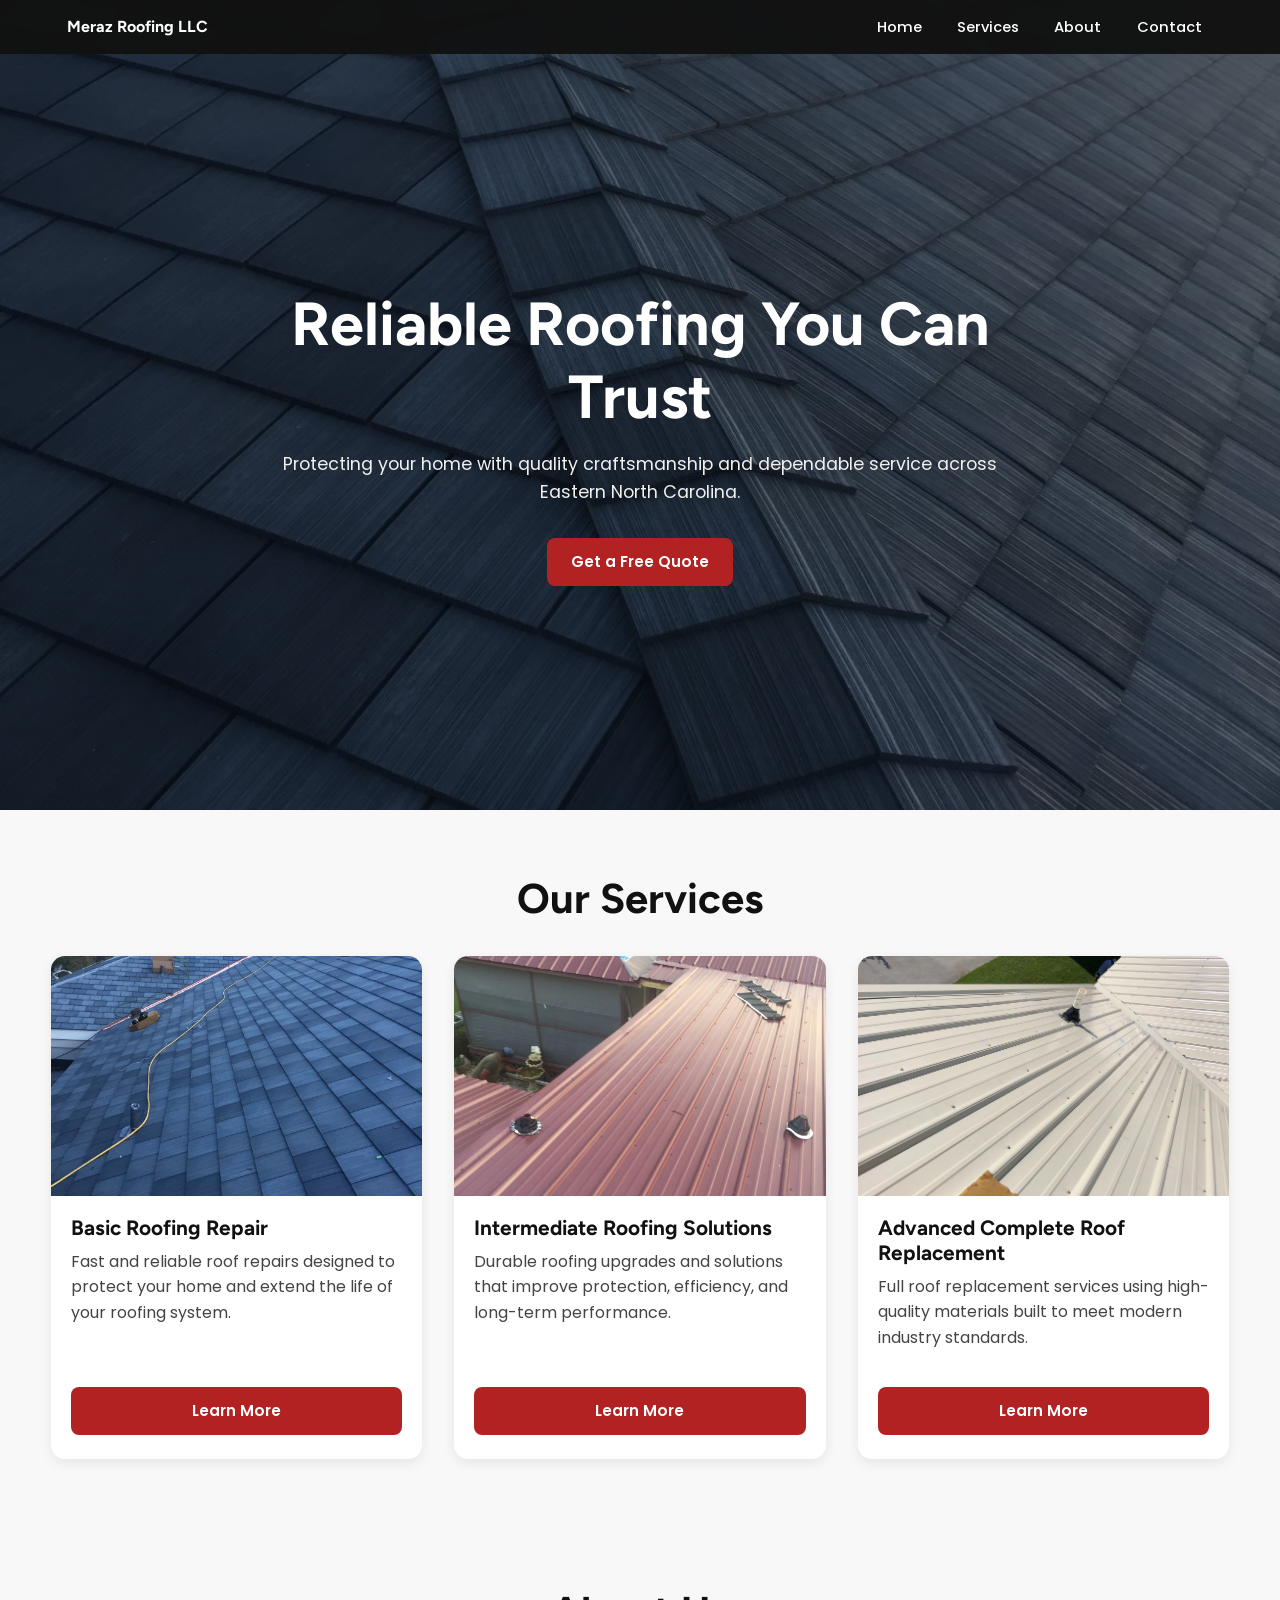
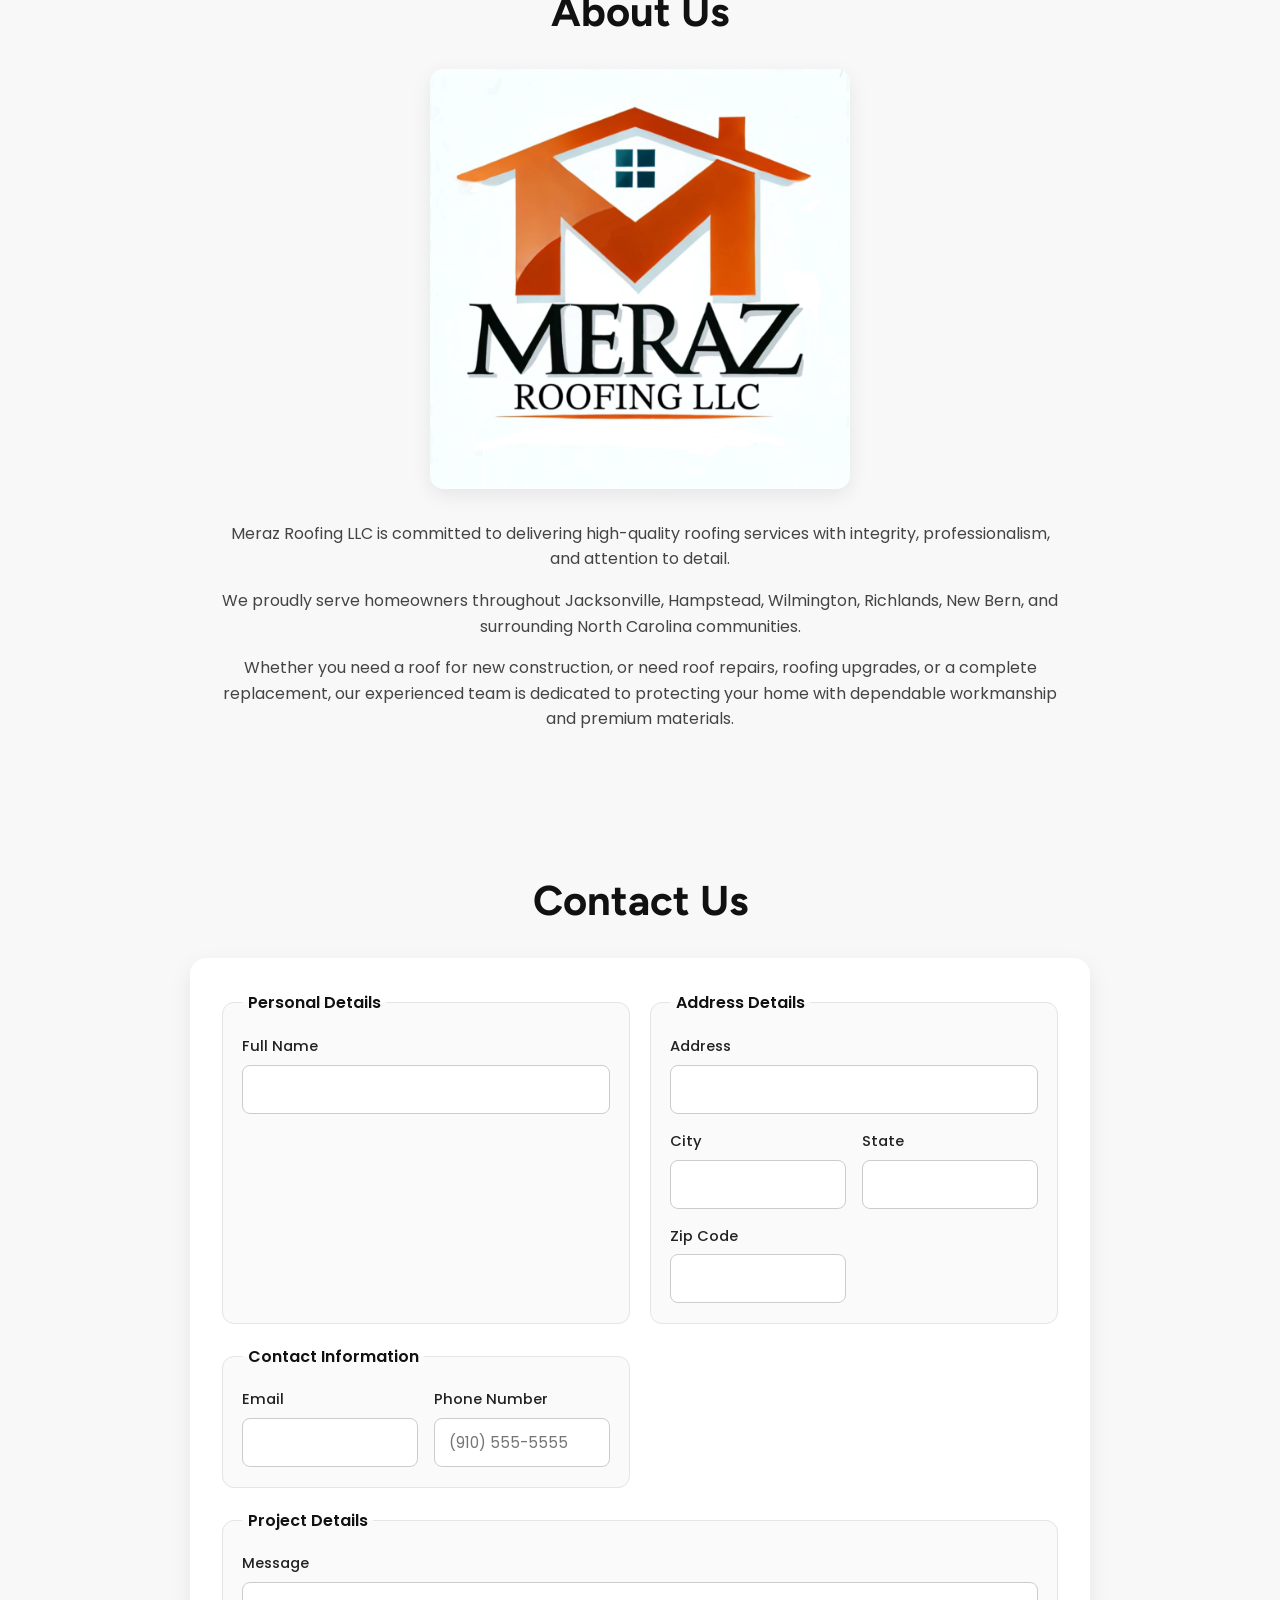
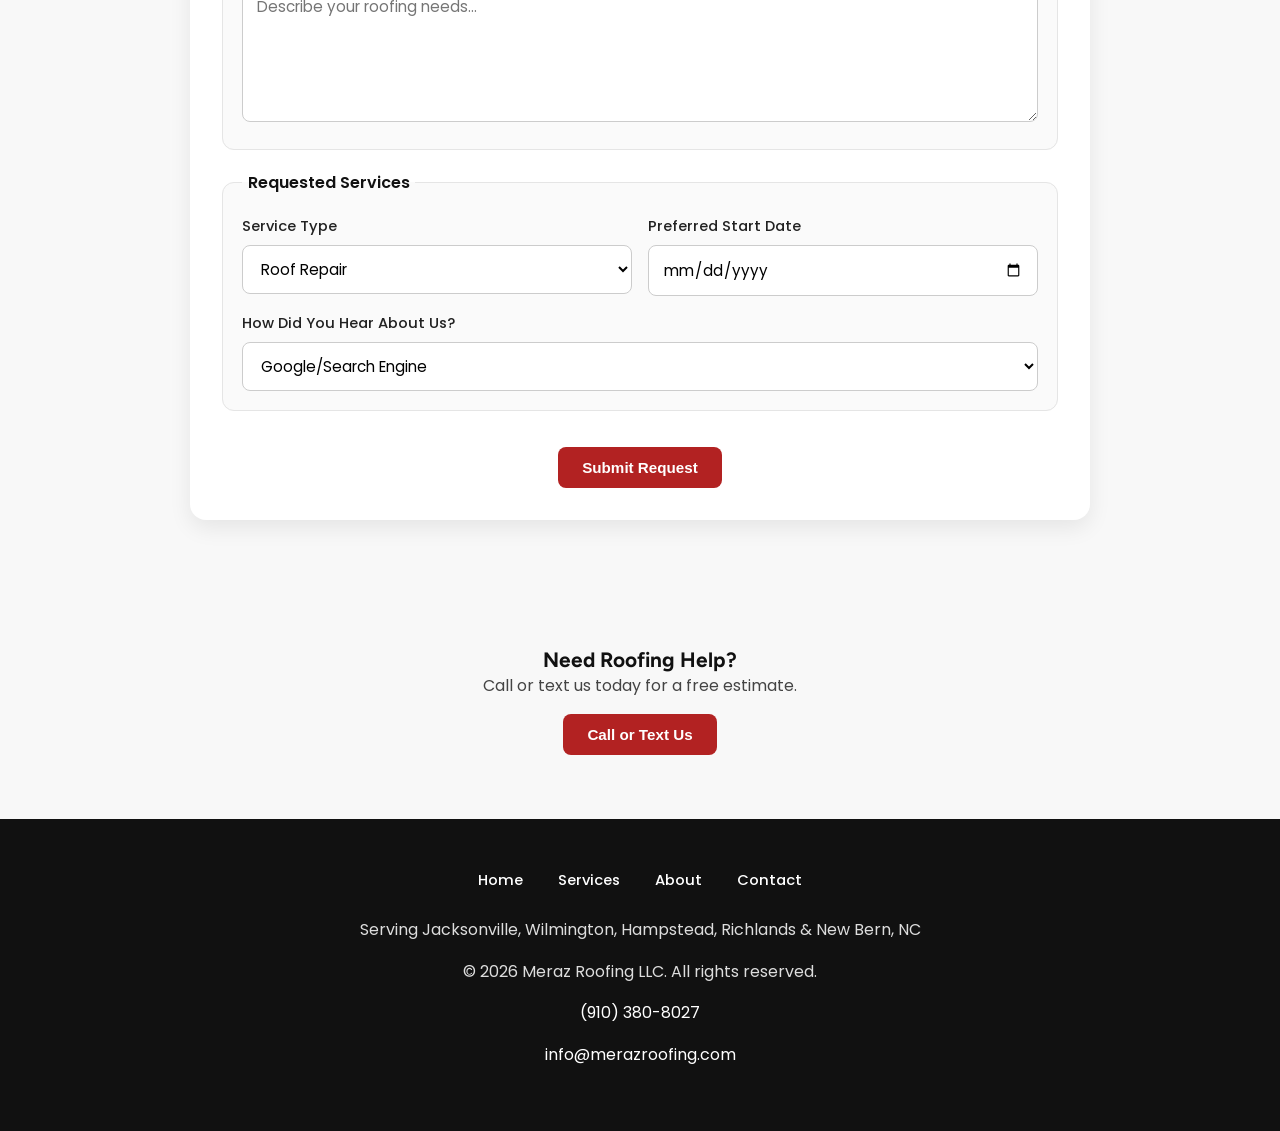
<file: index.html>
<!DOCTYPE html>
<html lang="en">
<head>

  <meta charset="UTF-8">

  <meta
    name="viewport"
    content="width=device-width, initial-scale=1.0"
  >

  <title>
    Meraz Roofing LLC | Roof Repair & Replacement Services
  </title>

  <!-- SEO -->
  <meta
    name="description"
    content="Meraz Roofing LLC provides roof repair, roof replacement, gutter installation, siding, and new construction roofing services in Jacksonville, Wilmington, Hampstead, Richlands, New Bern, and surrounding North Carolina areas."
  >

  <meta
    name="keywords"
    content="roofing contractor Jacksonville NC, roof repair Wilmington NC, roof replacement Hampstead NC, Meraz Roofing LLC"
  >

  <meta name="author" content="Meraz Roofing LLC">

  <!-- Open Graph -->
  <meta property="og:title" content="Meraz Roofing LLC">

  <meta
    property="og:description"
    content="Professional roofing services in Jacksonville, Wilmington, Hampstead, Richlands, and New Bern, NC."
  >

  <meta property="og:type" content="website">

  <meta
    property="og:image"
    content="https://merazroofing.com/images/hero.webp"
  >

  <meta
    property="og:url"
    content="https://merazroofing.com/"
  >

  <!-- Canonical -->
  <link
    rel="canonical"
    href="https://merazroofing.com/"
  >

  <!-- Favicon -->
  <link
    rel="icon"
    href="images/favicon/favicon.ico"
    type="image/x-icon"
  >

  <!-- Fonts -->
  <link rel="preconnect" href="https://fonts.googleapis.com">

  <link
    rel="preconnect"
    href="https://fonts.gstatic.com"
    crossorigin
  >

  <link
    href="https://fonts.googleapis.com/css2?family=Figtree:wght@300;400;500;600;700;800;900&family=Poppins:wght@100;200;300;400;500;600;700;800;900&display=swap"
    rel="stylesheet"
  >

  <!-- CSS -->
  <link rel="stylesheet" href="styles.css">

  <!-- STRUCTURED DATA -->
  <script type="application/ld+json">
  {
    "@context": "https://schema.org",
    "@type": "RoofingContractor",
    "name": "Meraz Roofing LLC",
    "url": "https://merazroofing.com",
    "telephone": "+1-910-380-8027",
    "email": "info@merazroofing.com",
    "areaServed": [
      "Jacksonville NC",
      "Wilmington NC",
      "Hampstead NC",
      "Richlands NC",
      "New Bern NC",
      "Mount Olive NC"
    ],
    "image": "https://merazroofing.com/images/hero.webp"
  }
  </script>

</head>

<body>

  <!-- HEADER -->
  <header id="site-header">

    <div class="container">

      <a href="#hero" class="logo-link">

        <h1>
          Meraz Roofing LLC
        </h1>

      </a>

      <nav aria-label="Main navigation">

        <ul>

          <li>
            <a href="#hero">
              Home
            </a>
          </li>

          <li>
            <a href="#services">
              Services
            </a>
          </li>

          <li>
            <a href="#about">
              About
            </a>
          </li>

          <li>
            <a href="#contact">
              Contact
            </a>
          </li>

        </ul>

      </nav>

    </div>

  </header>

  <!-- MAIN -->
  <main>

    <!-- HERO -->
    <section id="hero">

      <div class="hero-content">

        <h2>
          Reliable Roofing You Can Trust
        </h2>

        <p>
          Protecting your home with quality craftsmanship and dependable service across Eastern North Carolina.
        </p>

        <a href="#contact" class="btn">
          Get a Free Quote
        </a>

      </div>

    </section>

    <!-- SERVICES -->
    <section id="services" class="container">

      <h2>
        Our Services
      </h2>

      <div class="services">

        <!-- BASIC -->
        <article class="service">

          <picture>

            <source
              srcset="images/basic-repair.webp"
              type="image/webp"
            >

            <img
              src="images/basic-repair.jpeg"
              alt="Basic Roofing Repair Service"
              loading="lazy"
              width="600"
              height="400"
            >

          </picture>

          <h3>
            Basic Roofing Repair
          </h3>

          <p>
            Fast and reliable roof repairs designed to protect your home and extend the life of your roofing system.
          </p>

          <a
            href="basic-roofing-repair.html"
            class="service-btn"
          >
            Learn More
          </a>

        </article>

        <!-- INTERMEDIATE -->
        <article class="service">

          <picture>

            <source
              srcset="images/intermediate-solutions.webp"
              type="image/webp"
            >

            <img
              src="images/intermediate-solutions.jpeg"
              alt="Intermediate Roofing Solutions"
              loading="lazy"
              width="600"
              height="400"
            >

          </picture>

          <h3>
            Intermediate Roofing Solutions
          </h3>

          <p>
            Durable roofing upgrades and solutions that improve protection, efficiency, and long-term performance.
          </p>

          <a
            href="intermediate-roofing-solutions.html"
            class="service-btn"
          >
            Learn More
          </a>

        </article>

        <!-- ADVANCED -->
        <article class="service">

          <picture>

            <source
              srcset="images/roof-replacement.webp"
              type="image/webp"
            >

            <img
              src="images/roof-replacement.jpeg"
              alt="Advanced Roof Replacement Service"
              loading="lazy"
              width="600"
              height="400"
            >

          </picture>

          <h3>
            Advanced Complete Roof Replacement
          </h3>

          <p>
            Full roof replacement services using high-quality materials built to meet modern industry standards.
          </p>

          <a
            href="advanced-roof-replacement.html"
            class="service-btn"
          >
            Learn More
          </a>

        </article>

      </div>

    </section>

    <!-- ABOUT -->
    <section id="about" class="container">

      <h2>
        About Us
      </h2>

      <picture>

        <source
          srcset="images/about.webp"
          type="image/webp"
        >

        <img
          src="images/about.jpg"
          alt="Meraz Roofing LLC team"
          loading="lazy"
          width="700"
          height="500"
        >

      </picture>

      <div class="about-content">

        <p>
          Meraz Roofing LLC is committed to delivering high-quality roofing services with integrity, professionalism, and attention to detail.
        </p>

        <p>
          We proudly serve homeowners throughout Jacksonville, Hampstead, Wilmington, Richlands, New Bern, and surrounding North Carolina communities.
        </p>

        <p>
          Whether you need a roof for new construction, or need roof repairs, roofing upgrades, or a complete replacement, our experienced team is dedicated to protecting your home with dependable workmanship and premium materials.
        </p>

      </div>

    </section>

    <!-- CONTACT -->
    <section id="contact" class="container">

      <h2>
        Contact Us
      </h2>

      <form
        action="https://formspree.io/f/xjgjnzyy"
        method="POST"
        class="fs-form fs-layout__2-column"
      >

        <!-- PERSONAL -->
        <fieldset>

          <legend>
            Personal Details
          </legend>

          <div class="fs-field">

            <label
              class="fs-label"
              for="name"
            >
              Full Name
            </label>

            <input
              class="fs-input"
              type="text"
              id="name"
              name="name"
              autocomplete="name"
              required
            >

          </div>

        </fieldset>

        <!-- ADDRESS -->
        <fieldset>

          <legend>
            Address Details
          </legend>

          <div class="fs-field">

            <label
              class="fs-label"
              for="address-1"
            >
              Address
            </label>

            <input
              class="fs-input"
              type="text"
              id="address-1"
              name="address-1"
              autocomplete="address-line1"
            >

          </div>

          <div class="fs-field">

            <label
              class="fs-label"
              for="city"
            >
              City
            </label>

            <input
              class="fs-input"
              type="text"
              id="city"
              name="city"
              autocomplete="address-level2"
            >

          </div>

          <div class="fs-field">

            <label
              class="fs-label"
              for="state"
            >
              State
            </label>

            <input
              class="fs-input"
              type="text"
              id="state"
              name="state"
              autocomplete="address-level1"
            >

          </div>

          <div class="fs-field">

            <label
              class="fs-label"
              for="zip-code"
            >
              Zip Code
            </label>

            <input
              class="fs-input"
              type="text"
              id="zip-code"
              name="zip-code"
              autocomplete="postal-code"
            >

          </div>

        </fieldset>

        <!-- CONTACT -->
        <fieldset>

          <legend>
            Contact Information
          </legend>

          <div class="fs-field">

            <label
              class="fs-label"
              for="email"
            >
              Email
            </label>

            <input
              class="fs-input"
              type="email"
              id="email"
              name="email"
              autocomplete="email"
              required
            >

          </div>

          <div class="fs-field">

            <label
              class="fs-label"
              for="phone"
            >
              Phone Number
            </label>

            <input
              class="fs-input"
              type="tel"
              id="phone"
              name="phone"
              placeholder="(910) 555-5555"
              autocomplete="tel"
              required
            >

          </div>

        </fieldset>

        <!-- MESSAGE -->
        <fieldset>

          <legend>
            Project Details
          </legend>

          <div class="fs-field">

            <label
              class="fs-label"
              for="message"
            >
              Message
            </label>

            <textarea
              class="fs-textarea"
              id="message"
              name="message"
              placeholder="Describe your roofing needs..."
              required
            ></textarea>

          </div>

        </fieldset>

        <!-- SERVICES -->
        <fieldset>

          <legend>
            Requested Services
          </legend>

          <div class="fs-field">

            <label
              class="fs-label"
              for="service-request"
            >
              Service Type
            </label>

            <select
              class="fs-select"
              id="service-request"
              name="services"
            >

              <option value="roof-repair">
                Roof Repair
              </option>

              <option value="roof-replacement">
                Roof Replacement
              </option>

              <option value="gutter-installation">
                Gutter Installation
              </option>

              <option value="siding-installation">
                Siding Installation
              </option>

            </select>

          </div>

          <div class="fs-field">

            <label
              class="fs-label"
              for="start-date"
            >
              Preferred Start Date
            </label>

            <input
              class="fs-input"
              type="date"
              id="start-date"
              name="start-date"
            >

          </div>

          <div class="fs-field">

            <label
              class="fs-label"
              for="learn"
            >
              How Did You Hear About Us?
            </label>

            <select
              class="fs-select"
              id="learn"
              name="learn"
            >

              <option value="google">
                Google/Search Engine
              </option>

              <option value="social-media">
                Social Media
              </option>

              <option value="website">
                Company Website
              </option>

              <option value="referral">
                Referral
              </option>

            </select>

          </div>

        </fieldset>

        <!-- SUBMIT -->
        <div class="fs-button-group">

          <button
            class="fs-button"
            type="submit"
          >
            Submit Request
          </button>

        </div>

      </form>

    </section>

    <!-- CONTACT CTA -->
    <section class="contact-cta container">

      <h3>
        Need Roofing Help?
      </h3>

      <p>
        Call or text us today for a free estimate.
      </p>

      <button
        class="btn"
        type="button"
        onclick="toggleContactOptions()"
      >
        Call or Text Us
      </button>

      <div
        id="contactOptions"
        class="contact-options"
      >

        <a
          href="tel:+19103808027"
          class="btn"
        >
          Call (910) 380-8027
        </a>

        <a
          href="sms:+19103808027?body=Hi,%20I%20would%20like%20a%20free%20roofing%20estimate."
          class="btn"
        >
          Text (910) 380-8027
        </a>

      </div>

    </section>

  </main>

  <!-- FOOTER -->
  <footer>

    <nav aria-label="Footer navigation">

      <ul>

        <li>
          <a href="#hero">
            Home
          </a>
        </li>

        <li>
          <a href="#services">
            Services
          </a>
        </li>

        <li>
          <a href="#about">
            About
          </a>
        </li>

        <li>
          <a href="#contact">
            Contact
          </a>
        </li>

      </ul>

    </nav>

    <p>
      Serving Jacksonville, Wilmington, Hampstead, Richlands & New Bern, NC
    </p>

    <p>
      &copy; 2026 Meraz Roofing LLC. All rights reserved.
    </p>

    <p>

      <a href="tel:+19103808027">
        (910) 380-8027
      </a>

    </p>

    <p>

      <a href="mailto:info@merazroofing.com">
        info@merazroofing.com
      </a>

    </p>

  </footer>

  <!-- JAVASCRIPT -->
  <script>
    function toggleContactOptions() {
      const options = document.getElementById("contactOptions");
      options.classList.toggle("show");
    }
  </script>

  <!-- HIDE HEADER ON SCROLL -->
  <script>

    let lastScrollTop = 0;

    const header =
      document.getElementById("site-header");

    window.addEventListener("scroll", function () {

      let scrollTop =
        window.pageYOffset ||
        document.documentElement.scrollTop;

      if (
        scrollTop > lastScrollTop &&
        scrollTop > 120
      ) {

        header.classList.add("hide-header");

      } else {

        header.classList.remove("hide-header");

      }

      lastScrollTop =
        scrollTop <= 0 ? 0 : scrollTop;

    });

  </script>

</body>
</html>
</file>
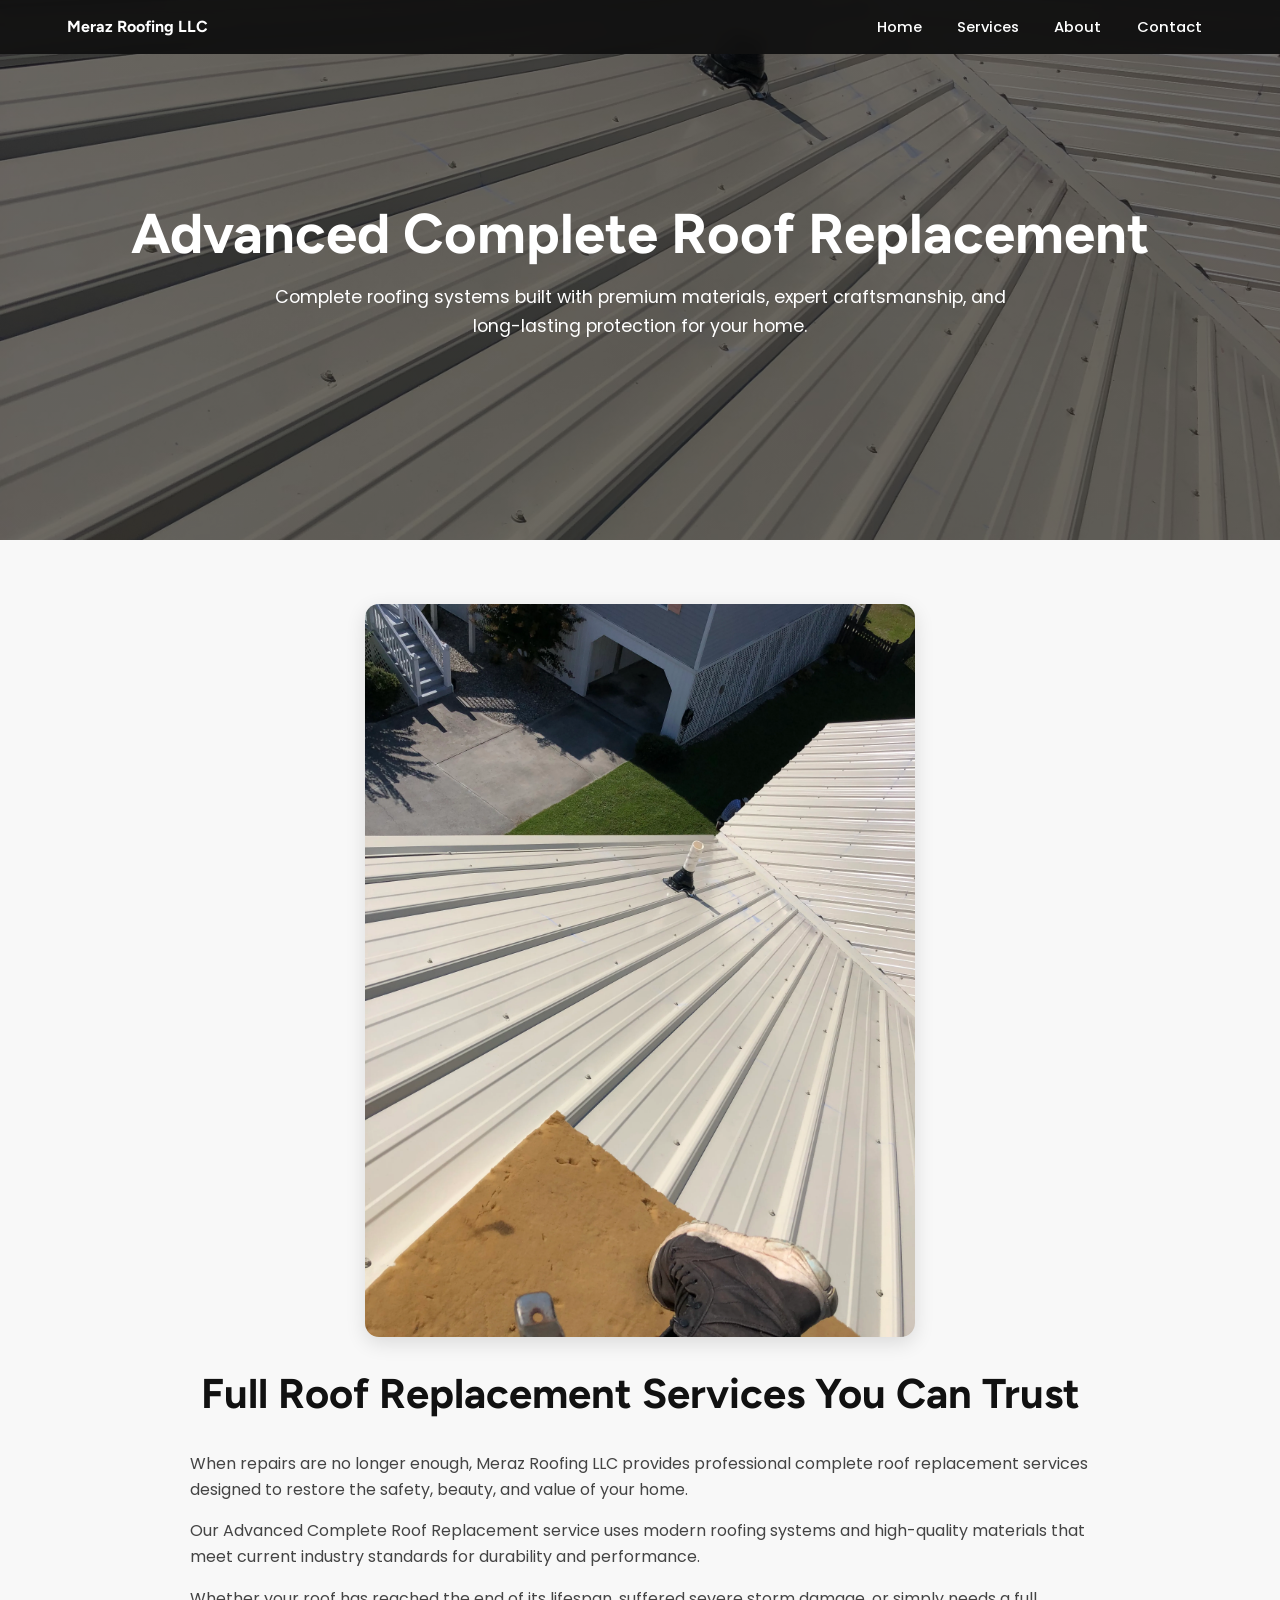
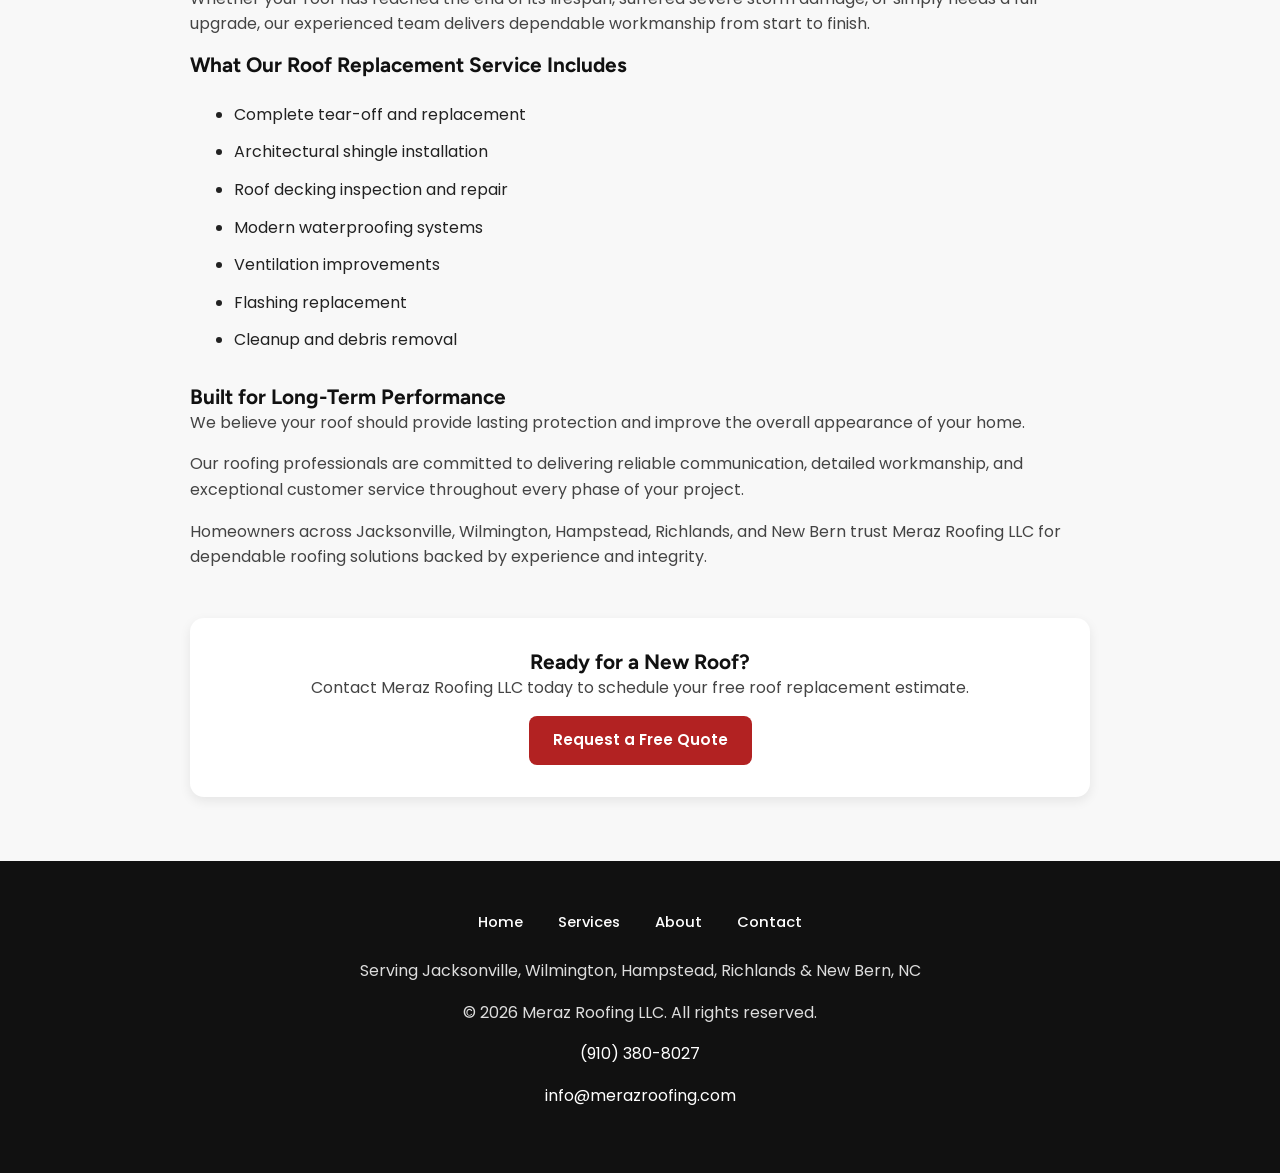
<file: advanced-roof-replacement.html>
<!DOCTYPE html>
<html lang="en">
<head>

  <meta charset="UTF-8">

  <meta
    name="viewport"
    content="width=device-width, initial-scale=1.0"
  >

  <meta
    name="description"
    content="Meraz Roofing LLC provides advanced complete roof replacement services in Jacksonville, Wilmington, Hampstead, Richlands, and New Bern, NC."
  >

  <meta
    property="og:title"
    content="Advanced Complete Roof Replacement | Meraz Roofing LLC"
  >

  <meta
    property="og:description"
    content="Professional full roof replacement services using durable materials and expert craftsmanship for long-lasting protection."
  >

  <meta
    property="og:type"
    content="website"
  >

  <meta
    property="og:image"
    content="images/roof-replacement.webp"
  >

  <link
    rel="icon"
    href="images/favicon/favicon.ico"
  >

  <!-- GOOGLE FONTS -->
  <link rel="preconnect" href="https://fonts.googleapis.com">

  <link
    rel="preconnect"
    href="https://fonts.gstatic.com"
    crossorigin
  >

  <link
    href="https://fonts.googleapis.com/css2?family=Figtree:ital,wght@0,300..900;1,300..900&family=Poppins:wght@100;200;300;400;500;600;700;800;900&display=swap"
    rel="stylesheet"
  >

  <title>
    Advanced Complete Roof Replacement | Meraz Roofing LLC
  </title>

  <link
    rel="stylesheet"
    href="styles.css"
  >

  <link
    rel="canonical"
    href="https://merazroofing.com/advanced-roof-replacement.html"
  >

</head>

<body>

  <!-- HEADER -->
  <header>

    <div class="container">

      <h1>
        Meraz Roofing LLC
      </h1>

      <nav aria-label="Main navigation">

        <ul>
          <li><a href="index.html">Home</a></li>
          <li><a href="index.html#services">Services</a></li>
          <li><a href="index.html#about">About</a></li>
          <li><a href="index.html#contact">Contact</a></li>
        </ul>

      </nav>

    </div>

  </header>

  <!-- MAIN -->
  <main>

    <!-- HERO -->
    <section class="replacement-service-hero">

      <div class="hero-overlay">

        <div class="container">

          <h2>
            Advanced Complete Roof Replacement
          </h2>

          <p>
            Complete roofing systems built with premium materials, expert craftsmanship, and long-lasting protection for your home.
          </p>

        </div>

      </div>

    </section>

    <!-- CONTENT -->
    <section class="container service-page-content">

      <picture>

        <source
          srcset="images/roof-replacement.webp"
          type="image/webp"
        >

        <img
          src="images/roof-replacement.jpeg"
          alt="Advanced Complete Roof Replacement"
          class="service-page-image"
          loading="lazy"
        >

      </picture>

      <h2>
        Full Roof Replacement Services You Can Trust
      </h2>

      <p>
        When repairs are no longer enough, Meraz Roofing LLC provides professional complete roof replacement services designed to restore the safety, beauty, and value of your home.
      </p>

      <p>
        Our Advanced Complete Roof Replacement service uses modern roofing systems and high-quality materials that meet current industry standards for durability and performance.
      </p>

      <p>
        Whether your roof has reached the end of its lifespan, suffered severe storm damage, or simply needs a full upgrade, our experienced team delivers dependable workmanship from start to finish.
      </p>

      <h3>
        What Our Roof Replacement Service Includes
      </h3>

      <ul class="service-list">

        <li>Complete tear-off and replacement</li>

        <li>Architectural shingle installation</li>

        <li>Roof decking inspection and repair</li>

        <li>Modern waterproofing systems</li>

        <li>Ventilation improvements</li>

        <li>Flashing replacement</li>

        <li>Cleanup and debris removal</li>

      </ul>

      <h3>
        Built for Long-Term Performance
      </h3>

      <p>
        We believe your roof should provide lasting protection and improve the overall appearance of your home.
      </p>

      <p>
        Our roofing professionals are committed to delivering reliable communication, detailed workmanship, and exceptional customer service throughout every phase of your project.
      </p>

      <p>
        Homeowners across Jacksonville, Wilmington, Hampstead, Richlands, and New Bern trust Meraz Roofing LLC for dependable roofing solutions backed by experience and integrity.
      </p>

      <!-- CTA -->
      <div class="service-cta">

        <h3>
          Ready for a New Roof?
        </h3>

        <p>
          Contact Meraz Roofing LLC today to schedule your free roof replacement estimate.
        </p>

        <a
          href="index.html#contact"
          class="btn"
        >
          Request a Free Quote
        </a>

      </div>

    </section>

  </main>

  <!-- FOOTER -->
  <footer>

    <nav aria-label="Footer navigation">

      <ul>
        <li><a href="index.html">Home</a></li>
        <li><a href="index.html#services">Services</a></li>
        <li><a href="index.html#about">About</a></li>
        <li><a href="index.html#contact">Contact</a></li>
      </ul>

    </nav>

    <p>
      Serving Jacksonville, Wilmington, Hampstead, Richlands & New Bern, NC
    </p>

    <p>
      &copy; 2026 Meraz Roofing LLC. All rights reserved.
    </p>

    <p>
      <a href="tel:+19103808027">
        (910) 380-8027
      </a>
    </p>

    <p>
      <a href="mailto:info@merazroofing.com">
        info@merazroofing.com
      </a>
    </p>

  </footer>

</body>
</html>
</file>
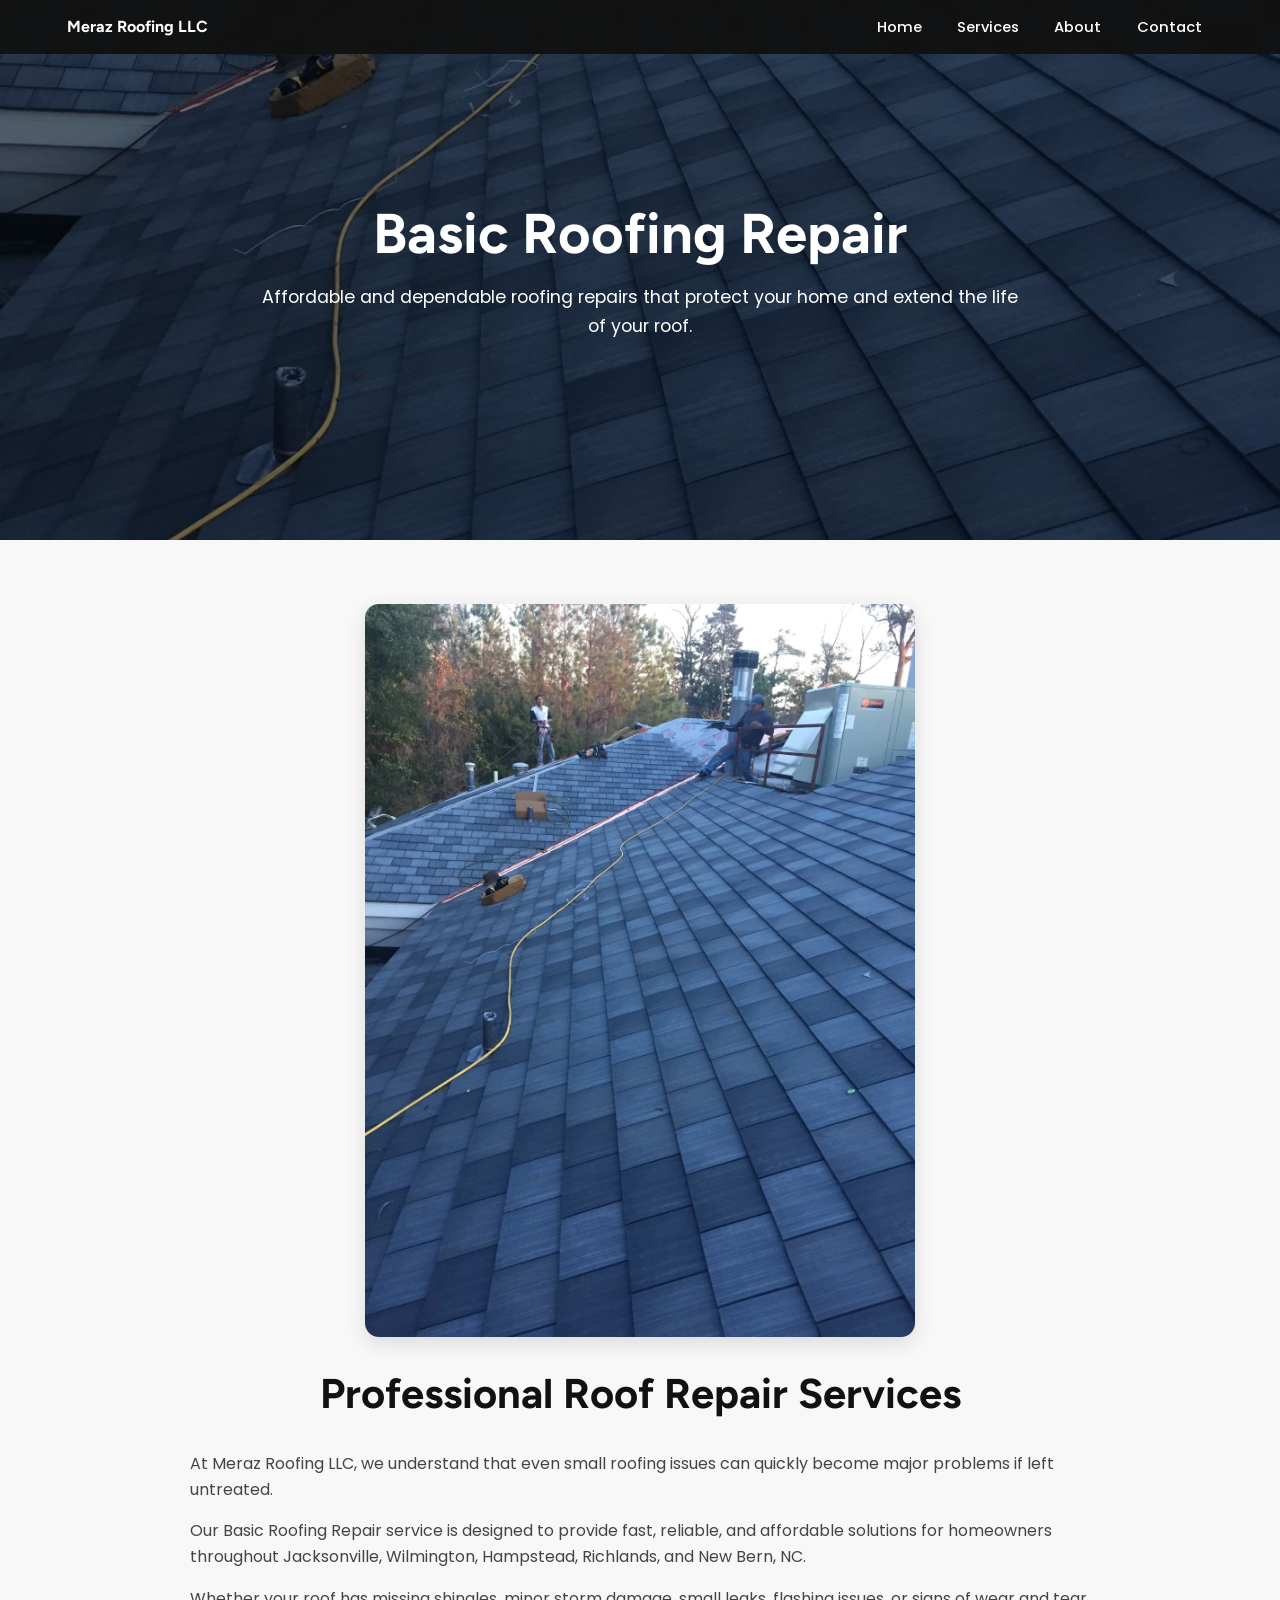
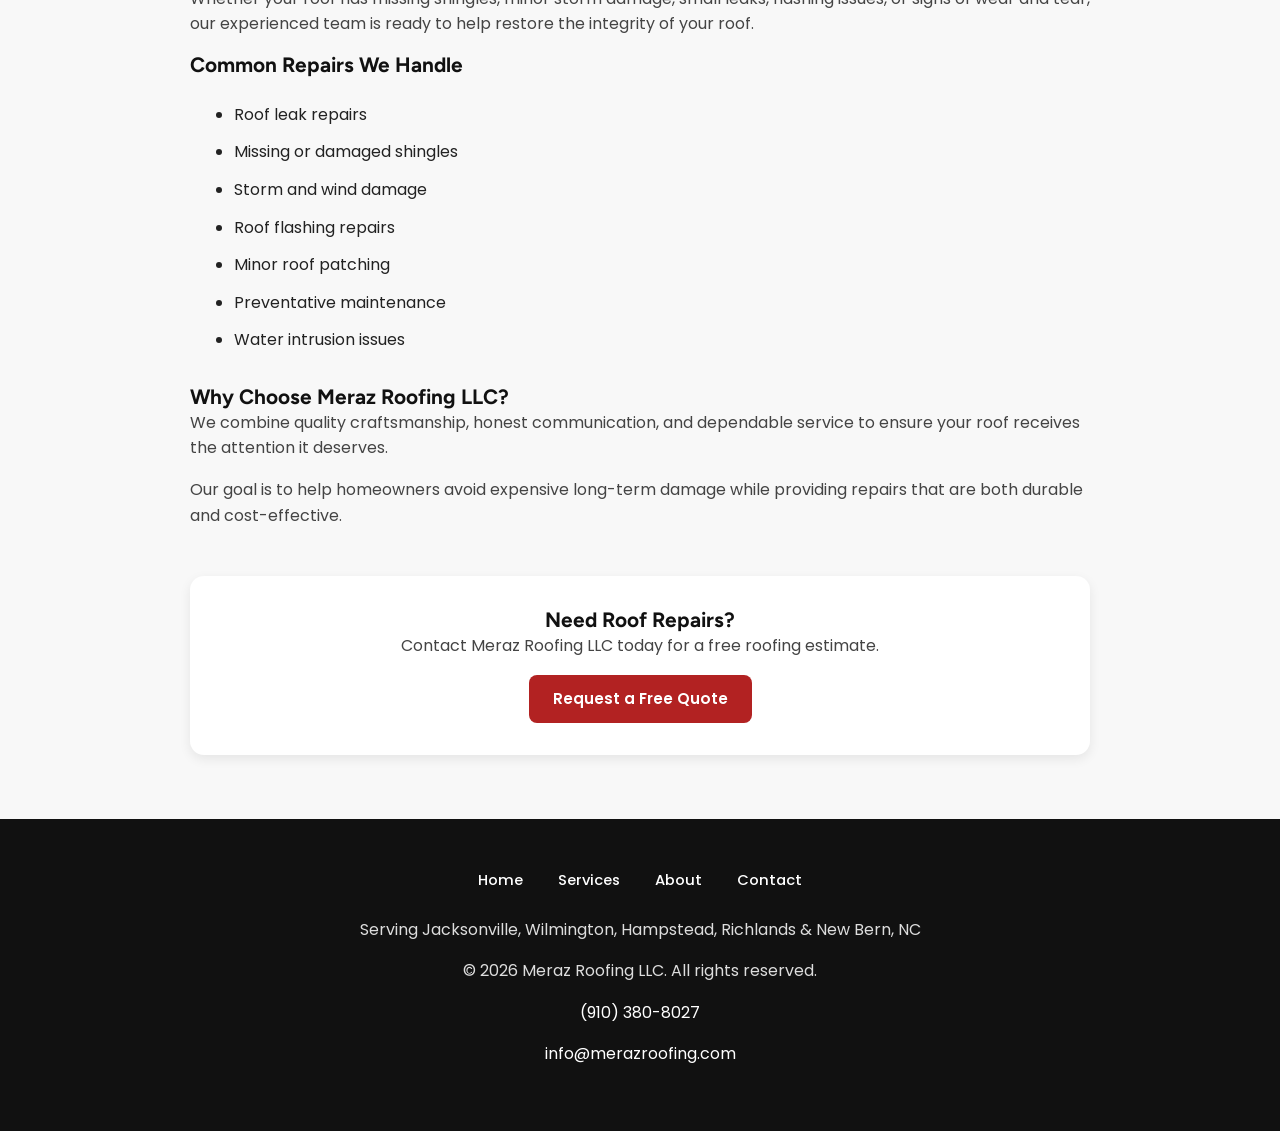
<file: basic-roofing-repair.html>
<!DOCTYPE html>
<html lang="en">
<head>

  <meta charset="UTF-8">

  <meta
    name="viewport"
    content="width=device-width, initial-scale=1.0"
  >

  <meta
    name="description"
    content="Meraz Roofing LLC provides reliable basic roofing repair services in Jacksonville, Wilmington, Hampstead, Richlands, and New Bern, NC."
  >

  <meta
    property="og:title"
    content="Basic Roofing Repair | Meraz Roofing LLC"
  >

  <meta
    property="og:description"
    content="Affordable and dependable roof repair services for leaks, missing shingles, storm damage, and more."
  >

  <meta
    property="og:type"
    content="website"
  >

  <meta
    property="og:image"
    content="images/basic-repair.webp"
  >

  <link
    rel="icon"
    href="images/favicon/favicon.ico"
  >

  <!-- GOOGLE FONTS -->
  <link rel="preconnect" href="https://fonts.googleapis.com">

  <link
    rel="preconnect"
    href="https://fonts.gstatic.com"
    crossorigin
  >

  <link
    href="https://fonts.googleapis.com/css2?family=Figtree:ital,wght@0,300..900;1,300..900&family=Poppins:wght@100;200;300;400;500;600;700;800;900&display=swap"
    rel="stylesheet"
  >

  <title>
    Basic Roofing Repair | Meraz Roofing LLC
  </title>

  <link
    rel="stylesheet"
    href="styles.css"
  >

  <link
    rel="canonical"
    href="https://merazroofing.com/basic-roofing-repair.html"
  >

</head>

<body>

  <!-- HEADER -->
  <header>

    <div class="container">

      <h1>
        Meraz Roofing LLC
      </h1>

      <nav aria-label="Main navigation">

        <ul>
          <li><a href="index.html">Home</a></li>
          <li><a href="index.html#services">Services</a></li>
          <li><a href="index.html#about">About</a></li>
          <li><a href="index.html#contact">Contact</a></li>
        </ul>

      </nav>

    </div>

  </header>

  <!-- MAIN -->
  <main>

    <!-- HERO -->
    <section class="service-page-hero">

      <div class="hero-overlay">

        <div class="container">

          <h2>
            Basic Roofing Repair
          </h2>

          <p>
            Affordable and dependable roofing repairs that protect your home and extend the life of your roof.
          </p>

        </div>

      </div>

    </section>

    <!-- SERVICE CONTENT -->
    <section class="container service-page-content">

      <picture>

        <source
          srcset="images/basic-repair.webp"
          type="image/webp"
        >

        <img
          src="images/basic-repair.jpeg"
          alt="Basic Roofing Repair"
          class="service-page-image"
          loading="lazy"
        >

      </picture>

      <h2>
        Professional Roof Repair Services
      </h2>

      <p>
        At Meraz Roofing LLC, we understand that even small roofing issues can quickly become major problems if left untreated.
      </p>

      <p>
        Our Basic Roofing Repair service is designed to provide fast, reliable, and affordable solutions for homeowners throughout Jacksonville, Wilmington, Hampstead, Richlands, and New Bern, NC.
      </p>

      <p>
        Whether your roof has missing shingles, minor storm damage, small leaks, flashing issues, or signs of wear and tear, our experienced team is ready to help restore the integrity of your roof.
      </p>

      <h3>
        Common Repairs We Handle
      </h3>

      <ul class="service-list">

        <li>Roof leak repairs</li>

        <li>Missing or damaged shingles</li>

        <li>Storm and wind damage</li>

        <li>Roof flashing repairs</li>

        <li>Minor roof patching</li>

        <li>Preventative maintenance</li>

        <li>Water intrusion issues</li>

      </ul>

      <h3>
        Why Choose Meraz Roofing LLC?
      </h3>

      <p>
        We combine quality craftsmanship, honest communication, and dependable service to ensure your roof receives the attention it deserves.
      </p>

      <p>
        Our goal is to help homeowners avoid expensive long-term damage while providing repairs that are both durable and cost-effective.
      </p>

      <!-- CTA -->
      <div class="service-cta">

        <h3>
          Need Roof Repairs?
        </h3>

        <p>
          Contact Meraz Roofing LLC today for a free roofing estimate.
        </p>

        <a
          href="index.html#contact"
          class="btn"
        >
          Request a Free Quote
        </a>

      </div>

    </section>

  </main>

  <!-- FOOTER -->
  <footer>

    <nav aria-label="Footer navigation">

      <ul>
        <li><a href="index.html">Home</a></li>
        <li><a href="index.html#services">Services</a></li>
        <li><a href="index.html#about">About</a></li>
        <li><a href="index.html#contact">Contact</a></li>
      </ul>

    </nav>

    <p>
      Serving Jacksonville, Wilmington, Hampstead, Richlands & New Bern, NC
    </p>

    <p>
      &copy; 2026 Meraz Roofing LLC. All rights reserved.
    </p>

    <p>
      <a href="tel:+19103808027">
        (910) 380-8027
      </a>
    </p>

    <p>
      <a href="mailto:info@merazroofing.com">
        info@merazroofing.com
      </a>
    </p>

  </footer>

</body>
</html>
</file>
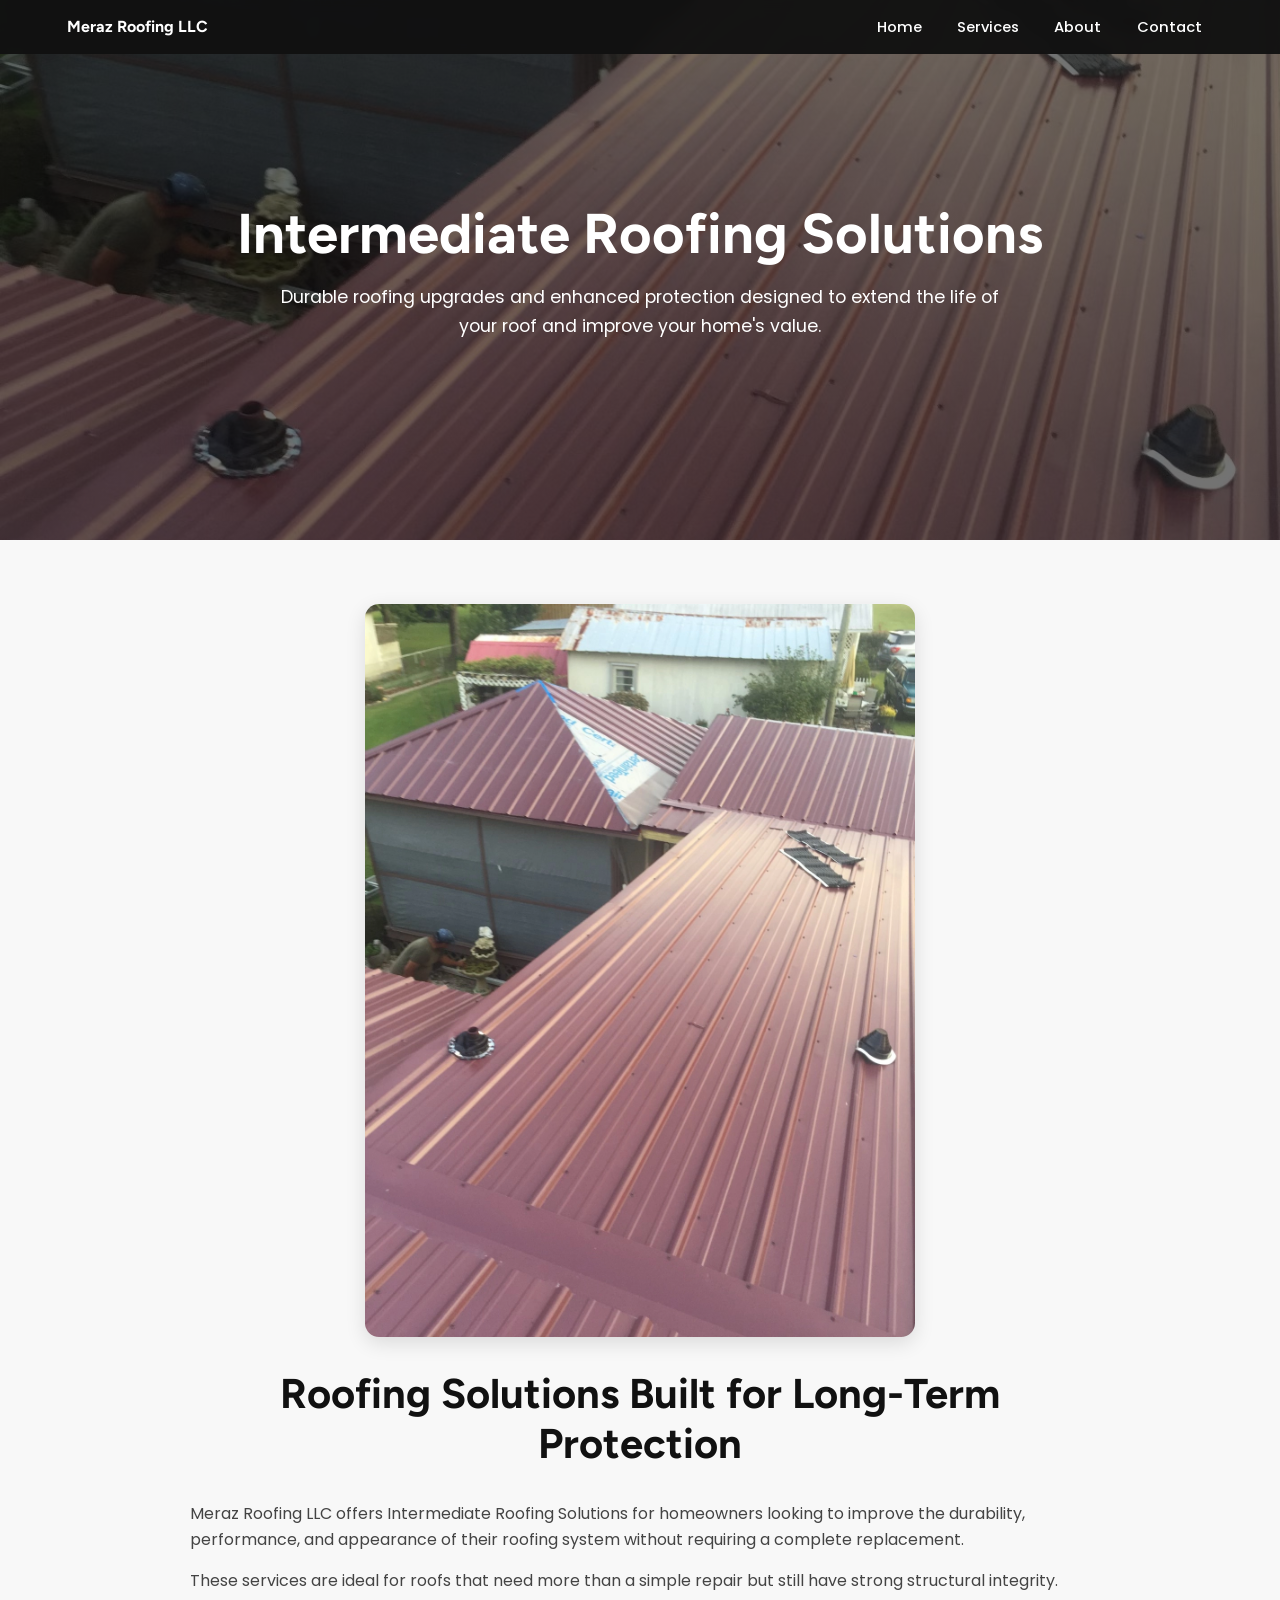
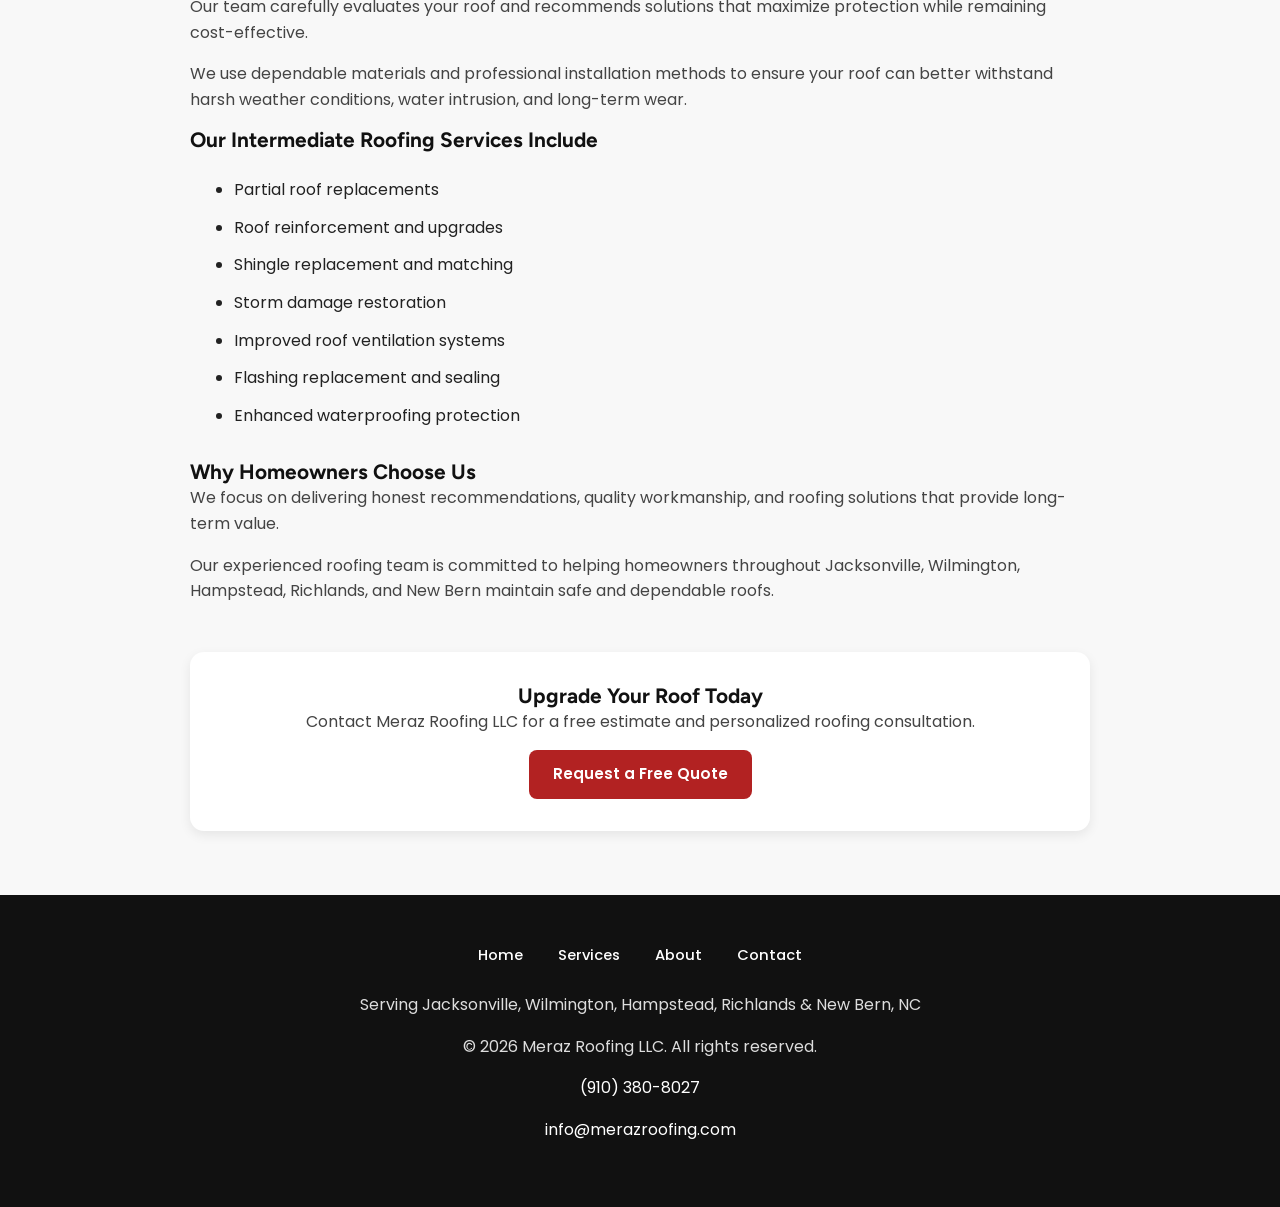
<file: intermediate-roofing-solutions.html>
<!DOCTYPE html>
<html lang="en">
<head>

  <meta charset="UTF-8">

  <meta
    name="viewport"
    content="width=device-width, initial-scale=1.0"
  >

  <meta
    name="description"
    content="Meraz Roofing LLC provides intermediate roofing solutions including enhanced protection, roof upgrades, and durable roofing services in Jacksonville, Wilmington, Hampstead, Richlands, and New Bern, NC."
  >

  <meta
    property="og:title"
    content="Intermediate Roofing Solutions | Meraz Roofing LLC"
  >

  <meta
    property="og:description"
    content="Durable roofing solutions designed to improve protection, longevity, and overall roof performance."
  >

  <meta
    property="og:type"
    content="website"
  >

  <meta
    property="og:image"
    content="images/intermediate-solutions.webp"
  >

  <link
    rel="icon"
    href="images/favicon/favicon.ico"
  >

  <!-- GOOGLE FONTS -->
  <link rel="preconnect" href="https://fonts.googleapis.com">

  <link
    rel="preconnect"
    href="https://fonts.gstatic.com"
    crossorigin
  >

  <link
    href="https://fonts.googleapis.com/css2?family=Figtree:ital,wght@0,300..900;1,300..900&family=Poppins:wght@100;200;300;400;500;600;700;800;900&display=swap"
    rel="stylesheet"
  >

  <title>
    Intermediate Roofing Solutions | Meraz Roofing LLC
  </title>

  <link
    rel="stylesheet"
    href="styles.css"
  >

  <link
    rel="canonical"
    href="https://merazroofing.com/intermediate-roofing-solutions.html"
  >

</head>

<body>

  <!-- HEADER -->
  <header>

    <div class="container">

      <h1>
        Meraz Roofing LLC
      </h1>

      <nav aria-label="Main navigation">

        <ul>
          <li><a href="index.html">Home</a></li>
          <li><a href="index.html#services">Services</a></li>
          <li><a href="index.html#about">About</a></li>
          <li><a href="index.html#contact">Contact</a></li>
        </ul>

      </nav>

    </div>

  </header>

  <!-- MAIN -->
  <main>

    <!-- HERO -->
    <section class="intermediate-service-hero">

      <div class="hero-overlay">

        <div class="container">

          <h2>
            Intermediate Roofing Solutions
          </h2>

          <p>
            Durable roofing upgrades and enhanced protection designed to extend the life of your roof and improve your home's value.
          </p>

        </div>

      </div>

    </section>

    <!-- CONTENT -->
    <section class="container service-page-content">

      <picture>

        <source
          srcset="images/intermediate-solutions.webp"
          type="image/webp"
        >

        <img
          src="images/intermediate-solutions.jpeg"
          alt="Intermediate Roofing Solutions"
          class="service-page-image"
          loading="lazy"
        >

      </picture>

      <h2>
        Roofing Solutions Built for Long-Term Protection
      </h2>

      <p>
        Meraz Roofing LLC offers Intermediate Roofing Solutions for homeowners looking to improve the durability, performance, and appearance of their roofing system without requiring a complete replacement.
      </p>

      <p>
        These services are ideal for roofs that need more than a simple repair but still have strong structural integrity. Our team carefully evaluates your roof and recommends solutions that maximize protection while remaining cost-effective.
      </p>

      <p>
        We use dependable materials and professional installation methods to ensure your roof can better withstand harsh weather conditions, water intrusion, and long-term wear.
      </p>

      <h3>
        Our Intermediate Roofing Services Include
      </h3>

      <ul class="service-list">

        <li>Partial roof replacements</li>

        <li>Roof reinforcement and upgrades</li>

        <li>Shingle replacement and matching</li>

        <li>Storm damage restoration</li>

        <li>Improved roof ventilation systems</li>

        <li>Flashing replacement and sealing</li>

        <li>Enhanced waterproofing protection</li>

      </ul>

      <h3>
        Why Homeowners Choose Us
      </h3>

      <p>
        We focus on delivering honest recommendations, quality workmanship, and roofing solutions that provide long-term value.
      </p>

      <p>
        Our experienced roofing team is committed to helping homeowners throughout Jacksonville, Wilmington, Hampstead, Richlands, and New Bern maintain safe and dependable roofs.
      </p>

      <!-- CTA -->
      <div class="service-cta">

        <h3>
          Upgrade Your Roof Today
        </h3>

        <p>
          Contact Meraz Roofing LLC for a free estimate and personalized roofing consultation.
        </p>

        <a
          href="index.html#contact"
          class="btn"
        >
          Request a Free Quote
        </a>

      </div>

    </section>

  </main>

  <!-- FOOTER -->
  <footer>

    <nav aria-label="Footer navigation">

      <ul>
        <li><a href="index.html">Home</a></li>
        <li><a href="index.html#services">Services</a></li>
        <li><a href="index.html#about">About</a></li>
        <li><a href="index.html#contact">Contact</a></li>
      </ul>

    </nav>

    <p>
      Serving Jacksonville, Wilmington, Hampstead, Richlands & New Bern, NC
    </p>

    <p>
      &copy; 2026 Meraz Roofing LLC. All rights reserved.
    </p>

    <p>
      <a href="tel:+19103808027">
        (910) 380-8027
      </a>
    </p>

    <p>
      <a href="mailto:info@merazroofing.com">
        info@merazroofing.com
      </a>
    </p>

  </footer>

</body>
</html>
</file>
<file: styles.css>
/* =========================
   GLOBAL STYLES
========================= */

*,
*::before,
*::after {
  margin: 0;
  padding: 0;
  box-sizing: border-box;
}

html {
  scroll-behavior: smooth;
}

body {
  font-family: "Poppins", sans-serif;
  line-height: 1.6;
  color: #222;
  background-color: #f8f8f8;
  overflow-x: hidden;
}

/* =========================
   MEDIA
========================= */

img,
picture {
  max-width: 100%;
  display: block;
}

/* =========================
   CONTAINER
========================= */

.container {
  width: min(92%, 1200px);
  margin: 0 auto;
  padding: 4rem 0;
}

/* =========================
   TYPOGRAPHY
========================= */

h1,
h2,
h3 {
  font-family: "Figtree", sans-serif;
  font-weight: 700;
  color: #111;
  line-height: 1.2;
}

h1 {
  font-size: 1.1rem;
}

h2 {
  font-size: clamp(2rem, 4vw, 2.6rem);
  margin-bottom: 2rem;
  text-align: center;
}

h3 {
  font-size: 1.3rem;
}

p {
  margin-bottom: 1rem;
  color: #444;
}

ul {
  padding-left: 1.25rem;
}

/* =========================
   LINKS
========================= */

a {
  text-decoration: none;
  color: inherit;
}

/* =========================
   HEADER
========================= */

header {
  background-color: rgba(17, 17, 17, 0.96);
  backdrop-filter: blur(6px);

  color: white;

  position: fixed;
  top: 0;
  left: 0;

  width: 100%;

  z-index: 1000;

  transition:
    transform 0.35s ease,
    background-color 0.3s ease;
}

header.hide-header {
  transform: translateY(-100%);
}

header .container {
  display: flex;
  justify-content: space-between;
  align-items: center;

  gap: 1rem;

  padding: 0.9rem 1rem;
}

.logo-link {
  flex-shrink: 0;
}

header h1 {
  color: white;
  font-size: 1rem;
  line-height: 1.3;
  max-width: 350px;
}

/* =========================
   NAVIGATION
========================= */

nav ul {
  display: flex;
  align-items: center;
  justify-content: center;

  flex-wrap: wrap;

  gap: 0.8rem;

  list-style: none;
  padding-left: 0;
}

nav a {
  color: white;

  font-size: 0.92rem;
  font-weight: 500;

  padding: 0.45rem 0.7rem;

  border-radius: 6px;

  transition:
    background-color 0.3s ease,
    color 0.3s ease;
}

nav a:hover {
  background-color: rgba(255, 255, 255, 0.08);
  color: #d62828;
}

/* =========================
   HERO SECTION
========================= */

#hero {
  background:
    linear-gradient(
      rgba(0, 0, 0, 0.55),
      rgba(0, 0, 0, 0.55)
    ),
    url("images/hero.jpeg") center/cover no-repeat;

  min-height: 90vh;

  display: flex;
  align-items: center;
  justify-content: center;

  text-align: center;

  padding:
    8rem
    1.5rem
    4rem;
}

.hero-content {
  max-width: 760px;
  color: white;
}

.hero-content h2 {
  color: white;
  font-size: clamp(2.2rem, 6vw, 3.8rem);
  margin-bottom: 1rem;
}

.hero-content p {
  color: #f0f0f0;
  font-size: 1.1rem;
  margin-bottom: 2rem;
}

/* =========================
   BUTTONS
========================= */

.btn,
.service-btn,
.fs-button {
  display: inline-flex;
  align-items: center;
  justify-content: center;

  padding: 12px 24px;

  background-color: #b22222;
  color: white;

  border: none;
  border-radius: 8px;

  font-size: 0.95rem;
  font-weight: 600;

  cursor: pointer;

  transition:
    background-color 0.3s ease,
    transform 0.2s ease;
}

.btn:hover,
.service-btn:hover,
.fs-button:hover {
  background-color: #8b1a1a;
  transform: translateY(-2px);
}

/* =========================
   SERVICES SECTION
========================= */

.services {
  display: grid;

  grid-template-columns:
    repeat(auto-fit, minmax(280px, 1fr));

  gap: 2rem;
}

.service {
  background: white;

  border-radius: 14px;

  overflow: hidden;

  display: flex;
  flex-direction: column;

  box-shadow:
    0 4px 12px rgba(0, 0, 0, 0.08);

  transition:
    transform 0.3s ease,
    box-shadow 0.3s ease;
}

.service:hover {
  transform: translateY(-5px);

  box-shadow:
    0 10px 24px rgba(0, 0, 0, 0.12);
}

.service img {
  width: 100%;
  height: 240px;
  object-fit: cover;
}

.service h3 {
  padding: 1.25rem 1.25rem 0.5rem;
}

.service p {
  padding: 0 1.25rem 1.25rem;
  flex-grow: 1;
}

.service-btn {
  margin:
    0
    1.25rem
    1.5rem;
}

/* =========================
   ABOUT SECTION
========================= */

#about {
  text-align: center;
}

#about img {
  width: 100%;
  max-width: 420px;
  height: auto;

  margin:
    0 auto
    2rem;

  border-radius: 14px;

  object-fit: contain;

  box-shadow:
    0 6px 20px rgba(0, 0, 0, 0.08);
}

.about-content {
  max-width: 850px;
  margin: 0 auto;
}

/* =========================
   CONTACT SECTION
========================= */

#contact {
  max-width: 1000px;
}

/* =========================
   FORM
========================= */

form {
  background: white;

  padding: 2rem;

  border-radius: 16px;

  max-width: 900px;

  margin: 0 auto;

  box-shadow:
    0 8px 22px rgba(0, 0, 0, 0.08);
}

/* =========================
   FORM GRID
========================= */

.fs-layout__2-column {
  display: grid;
  grid-template-columns: repeat(2, minmax(0, 1fr));
  gap: 1.25rem;
}

/* =========================
   FIELDSETS
========================= */

fieldset {
  border: 1px solid #e5e5e5;

  border-radius: 12px;

  padding: 1.2rem;

  background: #fafafa;

  min-width: 0;
}

legend {
  padding: 0 0.35rem;

  font-size: 1rem;
  font-weight: 600;

  color: #111;
}

/* FULL WIDTH */

.fs-layout__2-column fieldset:nth-child(4),
.fs-layout__2-column fieldset:nth-child(5),
.fs-button-group {
  grid-column: 1 / -1;
}

/* =========================
   FIELD GROUPS
========================= */

.fs-field {
  width: 100%;
  min-width: 0;
}

.fs-label {
  display: block;

  margin-bottom: 0.4rem;

  font-size: 0.92rem;
  font-weight: 500;

  color: #222;
}

/* =========================
   ADDRESS GRID
========================= */

fieldset:nth-child(2) {
  display: grid;

  grid-template-columns:
    repeat(2, minmax(0, 1fr));

  gap: 1rem;
}

fieldset:nth-child(2) legend,
fieldset:nth-child(2) .fs-field:first-of-type {
  grid-column: 1 / -1;
}

/* =========================
   CONTACT GRID
========================= */

fieldset:nth-child(3) {
  display: grid;

  grid-template-columns:
    repeat(2, minmax(0, 1fr));

  gap: 1rem;
}

fieldset:nth-child(3) legend {
  grid-column: 1 / -1;
}

/* =========================
   SERVICES GRID
========================= */

fieldset:nth-child(5) {
  display: grid;

  grid-template-columns:
    repeat(2, minmax(0, 1fr));

  gap: 1rem;
}

fieldset:nth-child(5) legend {
  grid-column: 1 / -1;
}

fieldset:nth-child(5) .fs-field:last-child {
  grid-column: 1 / -1;
}

/* =========================
   INPUTS
========================= */

.fs-input,
.fs-select,
.fs-textarea {
  width: 100%;
  min-width: 0;

  padding: 12px 14px;

  border: 1px solid #ccc;
  border-radius: 8px;

  background: white;

  font-size: 0.95rem;
  font-family: inherit;

  transition:
    border-color 0.3s ease,
    box-shadow 0.3s ease;
}

.fs-input:focus,
.fs-select:focus,
.fs-textarea:focus {
  outline: none;

  border-color: #b22222;

  box-shadow:
    0 0 0 3px rgba(178, 34, 34, 0.12);
}

.fs-textarea {
  min-height: 140px;
  resize: vertical;
}

/* =========================
   BUTTON GROUP
========================= */

.fs-button-group {
  text-align: center;
  margin-top: 1rem;
}

/* =========================
   CONTACT CTA
========================= */

.contact-cta {
  text-align: center;
}

.contact-options {
  display: none;

  margin-top: 1.5rem;

  justify-content: center;
  align-items: center;

  flex-wrap: wrap;

  gap: 1rem;
}

.contact-options.show {
  display: flex;
}

/* =========================
   FOOTER
========================= */

footer {
  background-color: #111;
  color: white;

  text-align: center;

  padding: 3rem 1rem;
}

footer nav ul {
  margin-bottom: 1.5rem;
}

footer p {
  margin-bottom: 1rem;
  color: #ddd;
}

footer a {
  color: white;
}

footer a:hover {
  color: #d62828;
}

/* =========================
   SERVICE PAGE HEROES
========================= */

.service-page-hero,
.intermediate-service-hero,
.replacement-service-hero {
  min-height: 60vh;

  display: flex;
  align-items: center;
  justify-content: center;

  text-align: center;
}

.service-page-hero {
  background:
    linear-gradient(
      rgba(0, 0, 0, 0.55),
      rgba(0, 0, 0, 0.55)
    ),
    url("images/basic-repair.jpeg")
    center/cover no-repeat;
}

.intermediate-service-hero {
  background:
    linear-gradient(
      rgba(0, 0, 0, 0.55),
      rgba(0, 0, 0, 0.55)
    ),
    url("images/intermediate-solutions.jpeg")
    center/cover no-repeat;
}

.replacement-service-hero {
  background:
    linear-gradient(
      rgba(0, 0, 0, 0.55),
      rgba(0, 0, 0, 0.55)
    ),
    url("images/roof-replacement.jpeg")
    center/cover no-repeat;
}

.hero-overlay {
  width: 100%;
  padding: 4rem 1rem;
}

.service-page-hero h2,
.intermediate-service-hero h2,
.replacement-service-hero h2 {
  color: white;
  font-size: clamp(2rem, 5vw, 3.5rem);
  margin-bottom: 1rem;
}

.service-page-hero p,
.intermediate-service-hero p,
.replacement-service-hero p {
  color: white;

  font-size: 1.1rem;

  max-width: 760px;

  margin: 0 auto;
}

.service-page-content {
  max-width: 900px;
}

/* UPDATED MAIN SERVICE PAGE IMAGE */

.service-page-image {
  width: 100%;
  max-width: 550px;

  height: auto;

  display: block;

  margin: 0 auto 2rem;

  border-radius: 14px;

  object-fit: cover;

  box-shadow:
    0 6px 20px rgba(0, 0, 0, 0.12);
}

.service-list {
  margin:
    1.5rem
    0
    2rem
    1.5rem;
}

.service-list li {
  margin-bottom: 0.75rem;
}

.service-cta {
  margin-top: 3rem;

  padding: 2rem;

  background: white;

  border-radius: 14px;

  text-align: center;

  box-shadow:
    0 4px 12px rgba(0, 0, 0, 0.08);
}

/* =========================
   TABLET
========================= */

@media (max-width: 768px) {

  header .container {
    flex-direction: column;
    gap: 0.75rem;
  }

  header h1 {
    text-align: center;
    max-width: 100%;
  }

  .hero-content h2 {
    font-size: 2.5rem;
  }

  .service img {
    height: 210px;
  }

  .fs-layout__2-column {
    grid-template-columns: 1fr;
  }

  fieldset:nth-child(2),
  fieldset:nth-child(3),
  fieldset:nth-child(5) {
    grid-template-columns: 1fr;
  }

  fieldset:nth-child(5) .fs-field:last-child {
    grid-column: auto;
  }

  form {
    padding: 1.5rem;
  }

  fieldset {
    padding: 1rem;
  }

  .service-page-image {
    max-width: 100%;
  }
}

/* =========================
   MOBILE
========================= */

@media (max-width: 480px) {

  .container {
    width: 94%;
  }

  nav ul {
    gap: 0.45rem;
  }

  nav a {
    font-size: 0.82rem;
    padding: 0.35rem 0.5rem;
  }

  .hero-content h2 {
    font-size: 2rem;
  }

  .hero-content p {
    font-size: 1rem;
  }

  .btn,
  .service-btn,
  .fs-button {
    width: 100%;
  }

  form {
    padding: 1rem;
  }

  .service img {
    height: 190px;
  }
}
</file>
